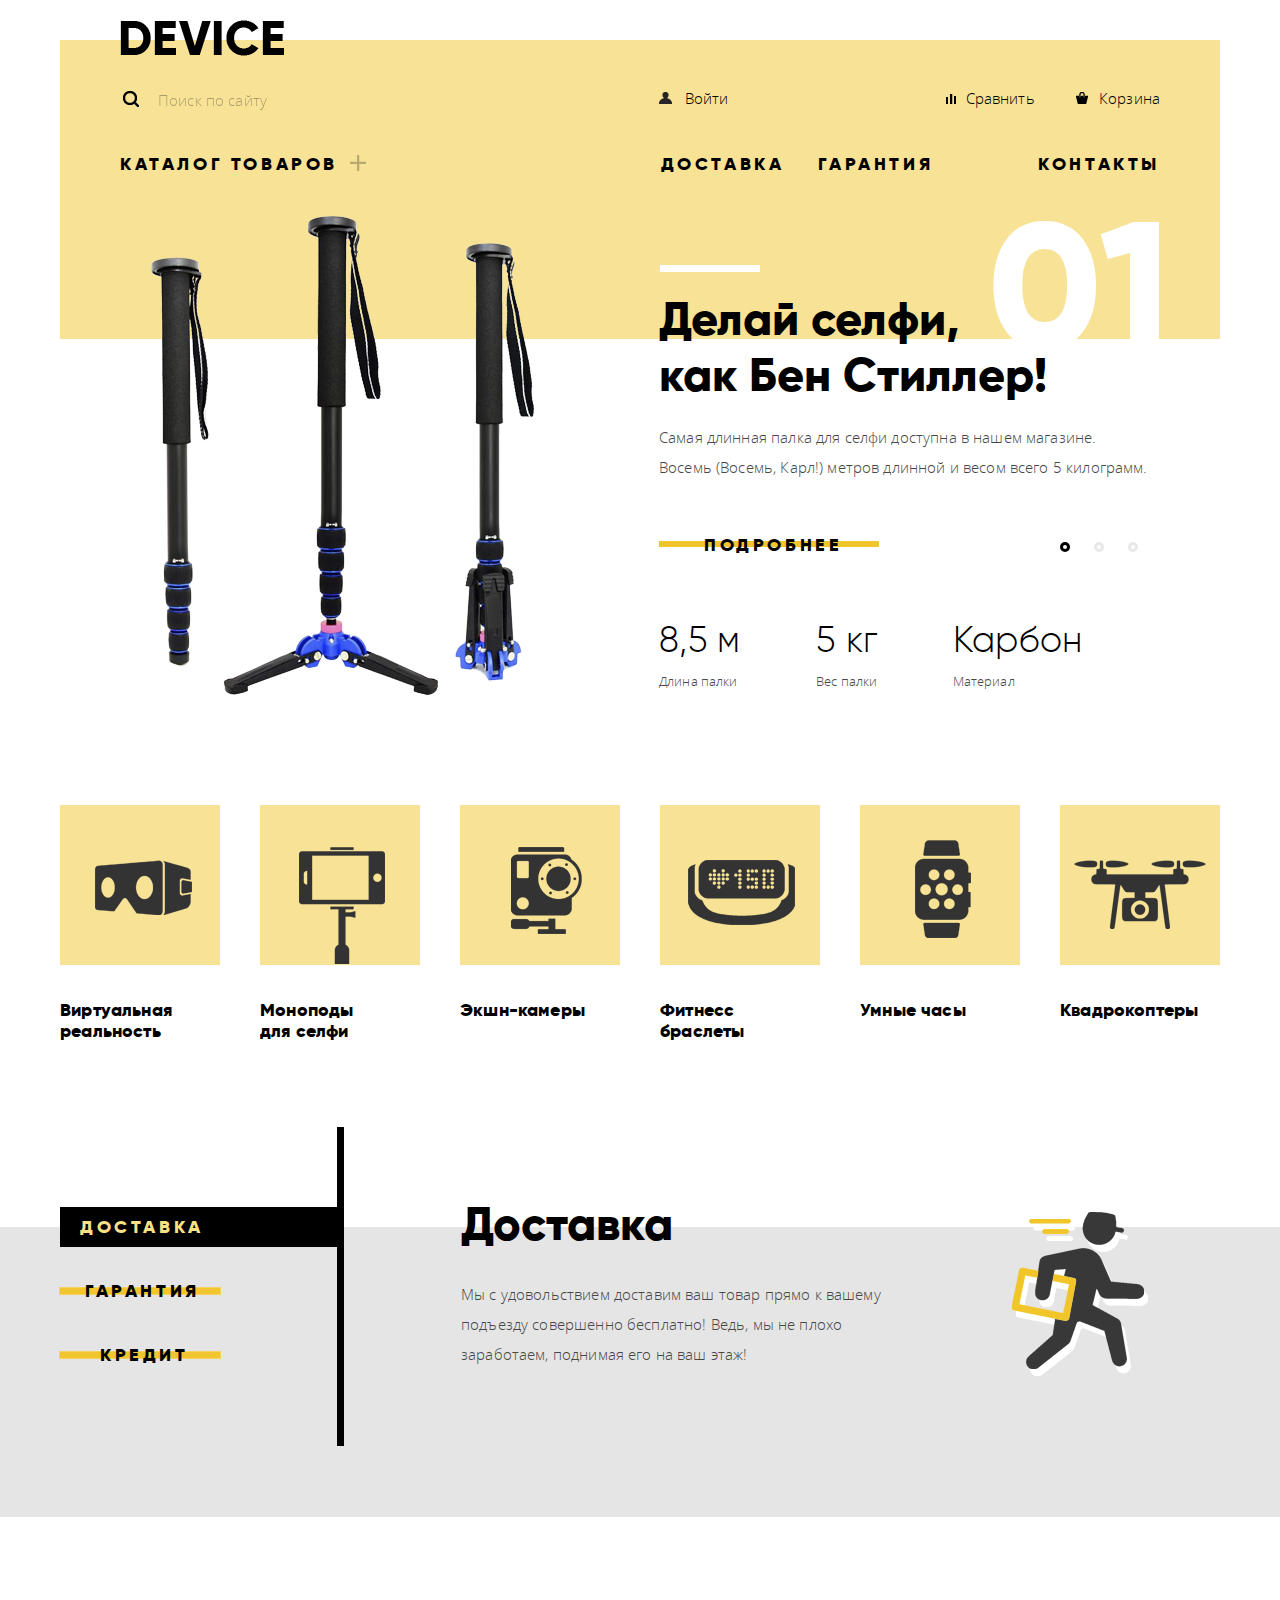
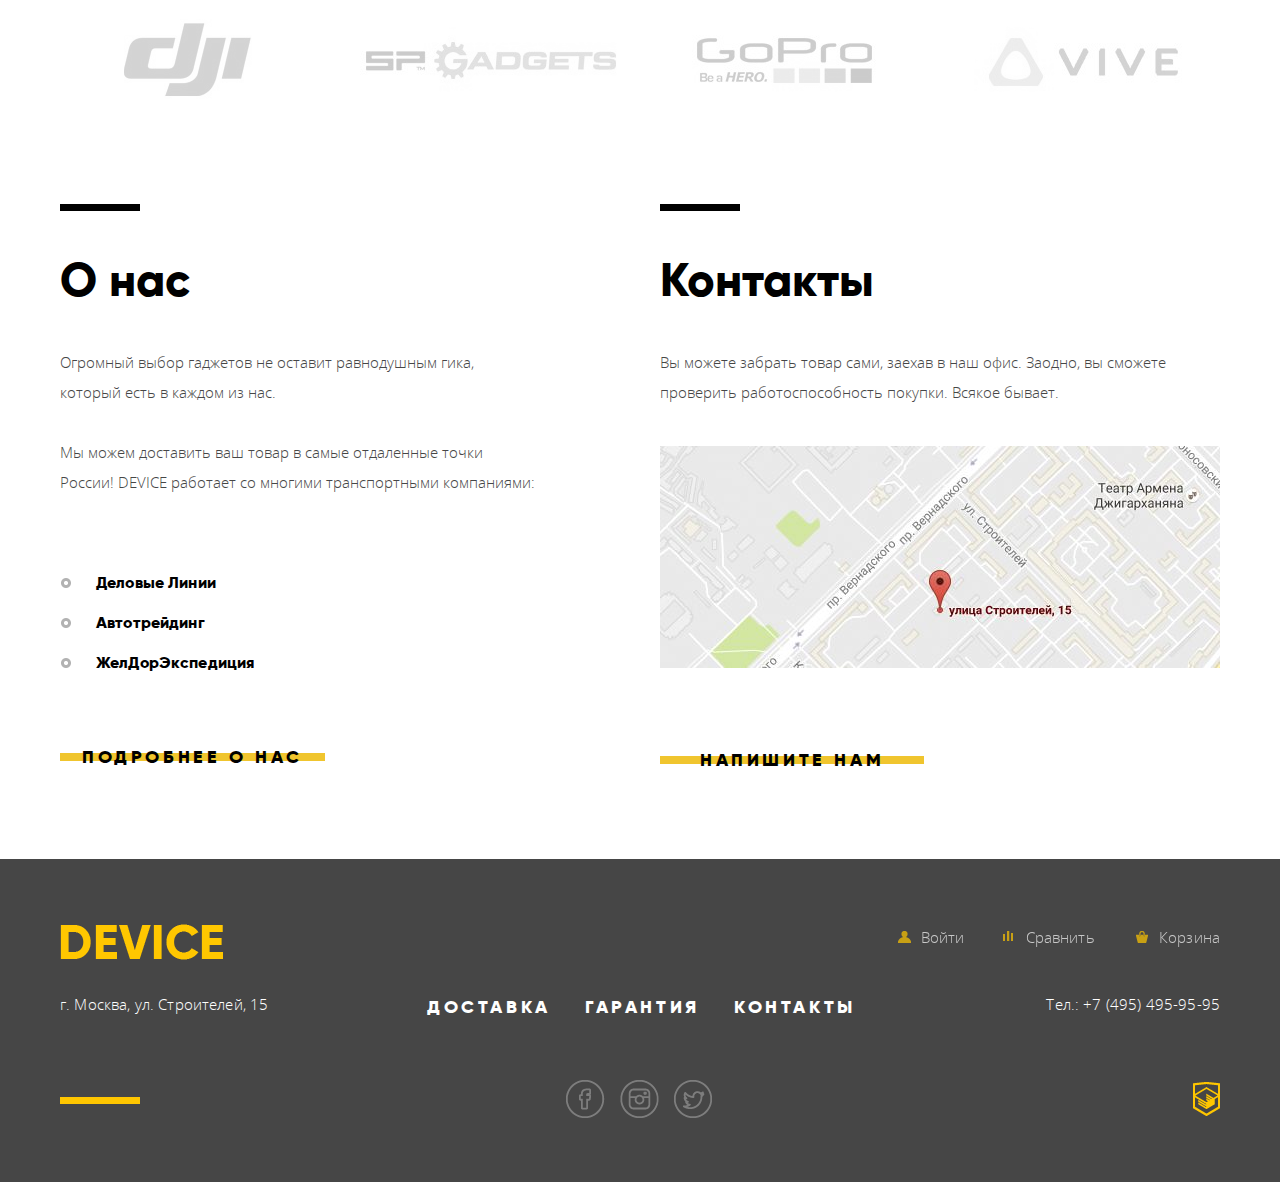
<file: index.html>
<!DOCTYPE html>
<html lang="ru">
    <head>
        <meta charset="utf-8">
        <title>HTML Academy: Девайс</title>
        <link href="css/normalize.css" rel="stylesheet">
        <link href="css/style.min.css" rel="stylesheet">
    </head>
    <body>
        <header class="main-header">
            <div class="header-background container">
                <div class="header-topline clearfix">
                    <div class="header-logo">
                        <img src="img/header-logo.png" width="164" height="36" alt="Device">
                    </div>
                    <form class="search-form clearfix" action="https://echo.htmlacademy.ru" method="get">
                        <input type="text" name="search" id="search-field" placeholder="Поиск по сайту">
                        <button type="submit" class="search-btn">Hайти</button>
                    </form>
                    <div class="header-user-block">
                        <a class="login" href="#">Войти</a>
                        <a class="compare" href="#">Сравнить</a>
                        <a class="cart" href="#">Корзина</a>
                    </div>
                </div>
                <nav class="main-navigation clearfix">
                    <ul class="catalog">
                        <li>
                            <a href="#" class="catalog-title">Каталог товаров</a>
                            <div class="catalog-menu">
                                <ul>
                                    <li><a href="#1">Виртуальная реальность</a></li>
                                    <li><a href="catalog.html">Моноподы для селфи</a></li>
                                    <li><a href="#3">Экшн-камеры</a></li>
                                </ul>
                                <ul>
                                    <li><a href="#4">Фитнес-браслеты</a></li>
                                    <li><a href="#5">Умные часы</a></li>
                                </ul>
                                <ul>
                                    <li><a href="#6">Квадрокоптеры</a></li>
                                </ul>
                            </div>
                        </li>
                    </ul>
                    <div class="services-menu">
                        <a href="#delivery">Доставка</a>
                        <a href="#warranty">Гарантия</a>
                        <a href="#contacts">Контакты</a> 
                    </div>
                </nav>
            </div>
        </header>
        <main>
            <section class="slider container clearfix">
                <input class="btn-1" type="radio" id="btn-1" name="toggle-slider" checked>
                <input class="btn-2" type="radio" id="btn-2" name="toggle-slider">
                <input class="btn-3" type="radio" id="btn-3" name="toggle-slider">
                <div class="slider-inner">
                    <div class="slider-slides clearfix">
                        <div class="slider-item clearfix">
                            <div class="slider-image selfy-stick">
                                <img src="img/slider-1.png" width="384" height="486" alt="Палка для селфи">
                            </div>
                            <div class="slider-info">
                                <p class="slider-number">01</p>
                                <h2 class="title1">Делай селфи,<br> как Бен Стиллер!</h2>
                                <p class="info-description">Самая длинная палка для селфи доступна в нашем магазине.<br> Восемь (Восемь, Карл!) метров длинной и весом всего 5 килограмм.</p>
                                <div class="slider-btn-wrap">
                                    <a href="#" tabindex="-1">Подробнее</a>
                                    <div class="slider-controls">
                                        <label for="btn-1"></label>
                                        <label for="btn-2"></label>
                                        <label for="btn-3"></label>
                                    </div>
                                </div>
                                <ul class="specification">
                                    <li class="specification-info">
                                        <b>8,5 м</b>
                                        <p>Длина палки</p>
                                    </li>
                                    <li class="specification-info">
                                        <b>5 кг</b>
                                        <p>Вес палки</p>
                                    </li>
                                    <li class="specification-info">
                                        <b>Карбон</b>
                                        <p>Материал</p>
                                    </li>
                                </ul>
                            </div>
                        </div>
                        <div class="slider-item clearfix">
                            <div class="slider-image eatingagain">
                                <img src="img/slider-2.png" width="345" height="485" alt="Фитнес-браслет">
                            </div>
                            <div class="slider-info">
                                <p class="slider-number">02</p>
                                <h2 class="title1">Худеем правильно!</h2>
                                <p class="info-description">Мотивирующие фитнес-браслеты помогут найти в себе силы  не пропускать занятия и  соблюдать диету.</p>
                                <div class="slider-btn-wrap">
                                    <a href="#" tabindex="-1">Подробнее</a>
                                    <div class="slider-controls">
                                        <label for="btn-1"></label>
                                        <label for="btn-2"></label>
                                        <label for="btn-3"></label>
                                    </div>
                                </div>
                                <ul class="specification">
                                    <li class="specification-info">
                                        <b>48 часов</b>
                                        <p>Без подзарядки</p>
                                    </li>
                                </ul>
                            </div>
                        </div>
                        <div class="slider-item clearfix">
                            <div class="slider-image quadro">
                                <img src="img/slider-3.png" width="526" height="334" alt="Квадрокоптер">
                            </div>
                            <div class="slider-info">
                                <p class="slider-number">03</p>
                                <h2 class="title1">Порхает как бабочка, жалит как пчела!</h2>
                                <p class="info-description">Этот обычный, на первый взгляд, квадрокоптер оснащен  мощным лазером, замаскированным под стандартную камеру.</p>
                                <div class="slider-btn-wrap">
                                    <a href="#" tabindex="-1">Подробнее</a>
                                    <div class="slider-controls">
                                        <label for="btn-1"></label>
                                        <label for="btn-2"></label>
                                        <label for="btn-3"></label>
                                    </div>
                                </div>
                                <ul class="specification">
                                    <li class="specification-info">
                                        <b>800 м</b>
                                        <p>Дальность полета</p>
                                    </li>
                                    <li class="specification-info">
                                        <b>50 м</b>
                                        <p>Радиус поражения</p>
                                    </li>
                                </ul>
                            </div>
                        </div>
                    </div>
                </div>
            </section>
            <nav class="popular container">
                <ul class="popular-list">
                    <li>
                        <a href="#1" class="popular-1 popular-item">
                            <p>Виртуальная реальность</p>
                        </a>
                    </li>
                    <li>
                        <a href="catalog.html" class="popular-2 popular-item">
                            <p>Моноподы<br> для селфи</p>
                        </a>
                    </li>
                    <li>
                        <a href="#3" class="popular-3 popular-item">
                            <p>Экшн-камеры</p>
                        </a>
                    </li>
                    <li>
                        <a href="#4" class="popular-4 popular-item">
                            <p>Фитнесс браслеты</p>
                        </a>
                    </li>
                    <li>
                        <a href="#5" class="popular-5 popular-item">
                            <p>Умные часы</p>
                        </a>
                    </li>
                    <li>
                        <a href="#6" class="popular-6 popular-item">
                            <p>Квадрокоптеры</p>
                        </a>
                    </li>
                </ul>
            </nav>
            <section class="services clearfix">
                <div class="benifits-container clearfix"> 
                    <input class="btn-4" type="radio" id="btn-4" name="toggle-services" checked>
                    <input class="btn-5" type="radio" id="btn-5" name="toggle-services">
                    <input class="btn-6" type="radio" id="btn-6" name="toggle-services">
                    <div class="slider-controls2">
                        <label for="btn-4">Доставка</label>
                        <label for="btn-5">Гарантия</label>
                        <label for="btn-6">Кредит</label>
                    </div>
                    <div class="services-inner clearfix">
                        <div class="services-slides clearfix">
                            <div class="delivery service-block">
                                <h2 class="title1">Доставка</h2>
                                <p>Мы с удовольствием доставим ваш товар прямо к вашему подъезду совершенно бесплатно! Ведь, мы не плохо заработаем, поднимая его на ваш этаж!</p>
                            </div>
                            <div class="warranty service-block">
                                <h2 class="title1">Гарантия</h2>
                                <p>Если из-за возгарания купленного у нас товара у вас сгорит дом - не переживайте, мы выдадим вам новый.<br> Товар не дом, конечно же.</p>
                            </div>
                            <div class="credit service-block">
                                <h2 class="title1">Кредит</h2>
                                <p>Залезть в долговую яму стало проще! Кредитные консультанты подберут для вас наиболее выгодные условия кредита. Выгодные для нашего банка, разумеется.</p>
                            </div>
                        </div>
                    </div>
                </div>
            </section>
            <section class="logotypes container clearfix">
                <a href="#DJI">
                    <img src="img/logo-1.jpg" width="260" height="100" alt="DJI">
                </a>
                <a href="#SPGagets">
                    <img src="img/logo-2.jpg" width="260" height="100" alt="SPGagets">
                </a>
                <a href="#GoPro">
                    <img src="img/logo-3.jpg" width="260" height="100" alt="GoPro">
                </a>
                <a href="#Vive">
                    <img src="img/logo-4.jpg" width="260" height="100" alt="Vive">
                </a>
            </section>
            <section class="info container clearfix">
                <div class="aboutus">
                    <h2 class="title1">О нас</h2>
                    <p>Огромный выбор гаджетов не оставит равнодушным гика, который есть в каждом из нас.</p>
                    <p>Мы можем доставить ваш товар в самые отдаленные точки России! DEVICE работает со многими транспортными компаниями:</p>
                    <ul class="transport">
                        <li>Деловые Линии</li>
                        <li>Автотрейдинг</li>
                        <li>ЖелДорЭкспедиция</li>
                    </ul>
                    <a class="about-us" href="#aboutus">Подробнее о нас</a>
                </div>
                <div class="contacts">
                    <h2 class="title1">Контакты</h2>
                    <p>Вы можете забрать товар сами, заехав в наш офис. Заодно, вы сможете проверить работоспособность покупки. Всякое бывает.</p>
                    <a class="map" href="map.html">
                        <img src="img/map.jpg" width="560" height="222" alt="Vive">
                    </a>
                    <div class="modal-map">
                        <button class="modal-map-close" type="button" title="Закрыть">Закрыть</button>
                        <div id="google-map">
                            <iframe src="https://www.google.com/maps/embed?pb=!1m18!1m12!1m3!1d2249.1125488779976!2d37.52742931592807!3d55.687030980535816!2m3!1f0!2f0!3f0!3m2!1i1024!2i768!4f13.1!3m3!1m2!1s0x46b54cf65f5c8955%3A0x694710ccd55501e!2z0YPQuy4g0KHRgtGA0L7QuNGC0LXQu9C10LksIDE1LCDQnNC-0YHQutCy0LAsINCg0L7RgdGB0LjRjywgMTE5MzEx!5e0!3m2!1sru!2s!4v1494516926284" width="960" height="559" style="border:0" allowfullscreen></iframe>
                        </div>
                    </div>
                    <div class="modal-overlay"></div>
                    <a href="form.html" class="writeus">Напишите нам</a>
                    <div class="modal-form">
                        <form class="writeus-form clearfix" action="https://echo.htmlacademy.ru" method="get">
                            <div class="left-input">
                                <label for="name-field">Ваше имя:</label>
                                <input type="text" name="name-field" id="name-field" placeholder="Представьтесь, пожалуйста">
                            </div>
                            <div class="right-input">
                                <label for="email-field">Ваш e-mail:</label>
                                <input type="text" name="email-field" id="email-field" pattern="([A-z0-9_.-]{1,})@([A-z0-9_.-]{1,}).([A-z]{2,8})" placeholder="Для отправки ответа">
                            </div>
                            <div class="letter-field">
                                <label for="letter-field">Текст письма:</label>
                                <textarea name="letter-field" id="letter-field" placeholder="В свободной форме" rows="10"></textarea>
                            </div>
                            <button class="send-btn" type="submit" name="send" id="send-btn" value="sent">Отправить</button>
                        </form>
                        <button class="modal-form-close" type="button" title="Закрыть">Закрыть</button>
                    </div>
                </div>
            </section>
        </main>
        <footer class="main-footer">
            <div class="container">
                <div class="footer-topline clearfix">
                    <div class="footer-logo">
                        <img src="img/footer-logo.png" width="163" height="36" alt="Device">
                    </div>
                    <div class="footer-user-block">
                        <a class="login" href="#">Войти</a>
                        <a class="login" href="#">Сравнить</a>
                        <a class="login" href="#">Корзина</a>
                    </div>
                </div>
                <div class="footer-middleline clearfix">
                    <div class="adress">
                        <p>г. Москва, ул. Строителей, 15</p>
                    </div>
                    <nav class="footer-nav">
                        <ul>
                            <li><a href="#delivery">Доставка</a></li>
                            <li><a href="#warranty">Гарантия</a></li>
                            <li><a href="#contacts">Контакты</a></li>
                        </ul>
                    </nav>
                    <div class="phone-number">
                        <p>Тел.: +7 (495) 495-95-95</p>
                    </div>
                </div>
                <div class="footer-bottomline clearfix">
                    <div class="social">
                        <a class="social-btn social-btn-fb" href="https://www.facebook.com/">Фейсбук</a>
                        <a class="social-btn social-btn-insta" href="https://www.instagram.com">Инстаграм</a>
                        <a class="social-btn social-btn-tw" href="https://twitter.com">Твиттер</a>
                    </div>
                    <a class="academy" href="https://htmlacademy.ru/intensive/htmlcss">HTMLacademy
                        <img src="img/htmlacademy.png" width="27" height="34" alt="HTMLacademy">
                    </a>
                </div>
            </div>
        </footer>
        <script src="js/script.min.js"></script>
    </body>
</html>
</file>
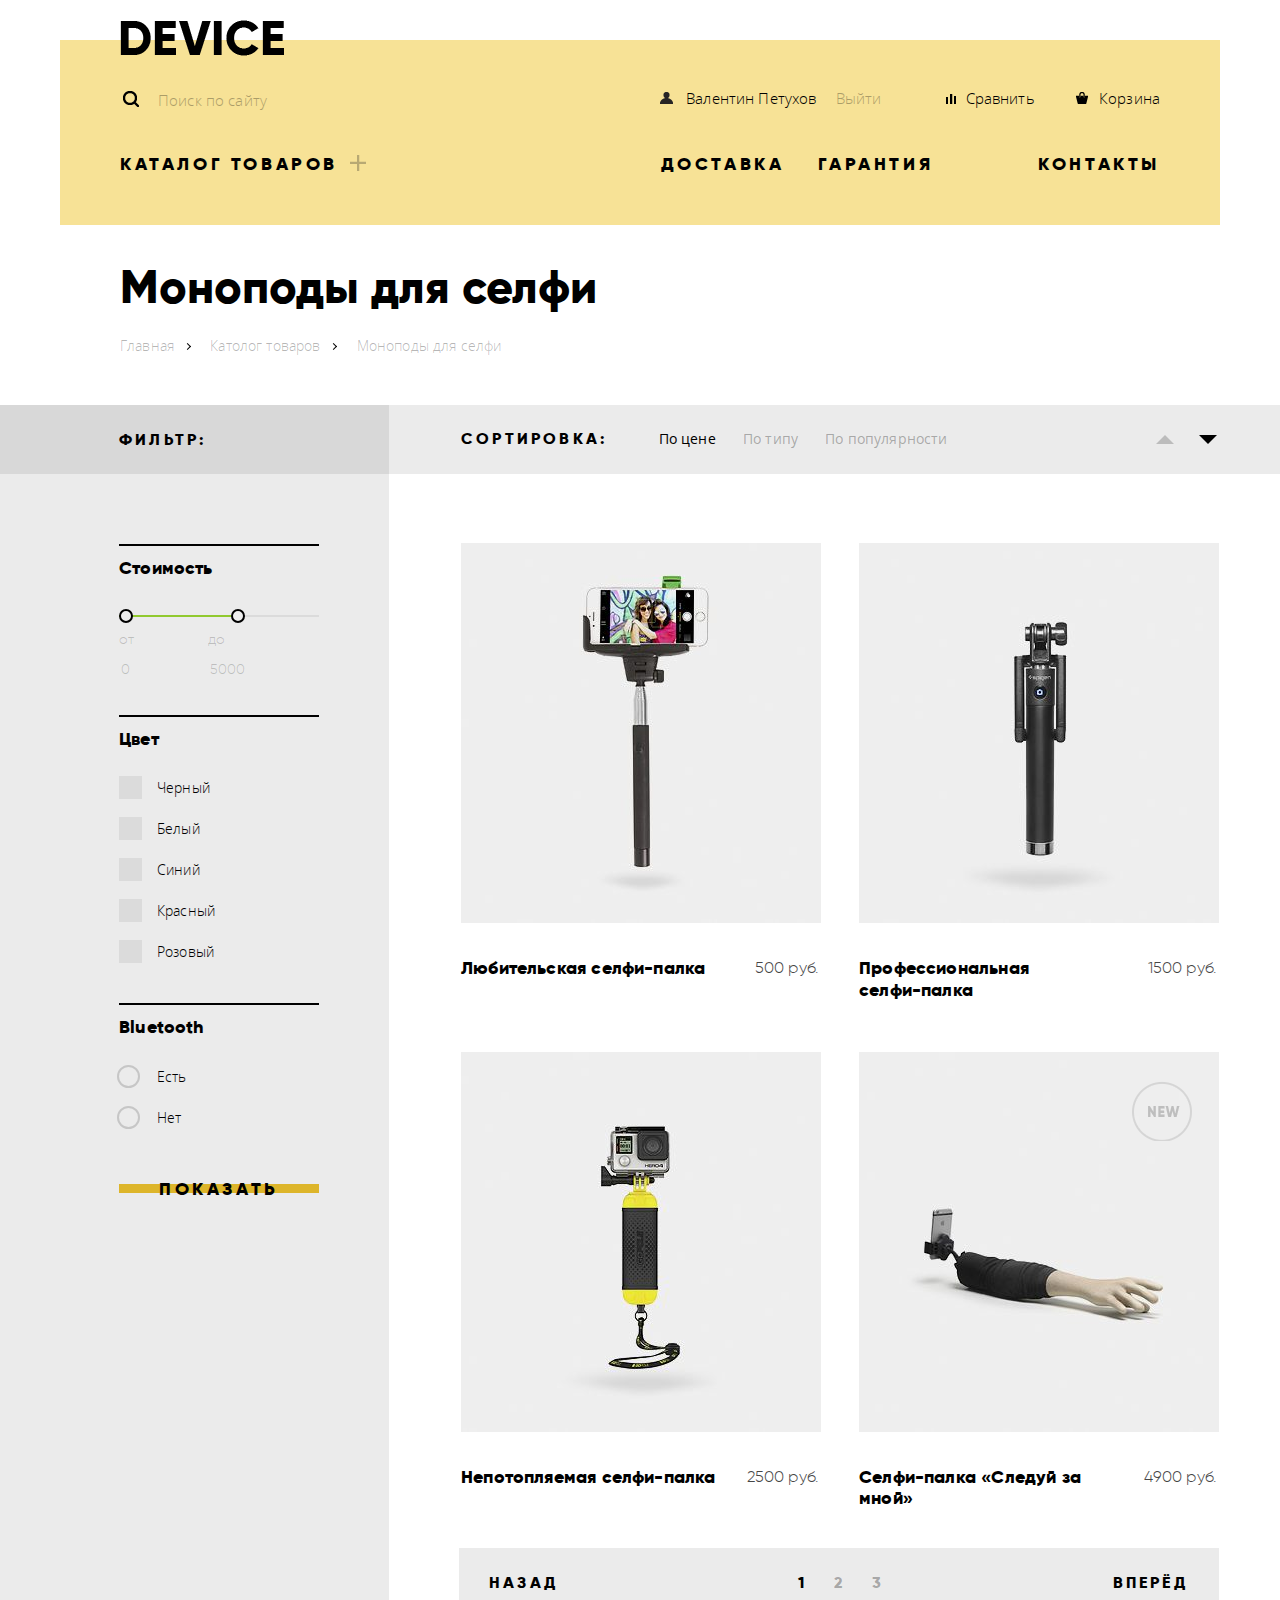
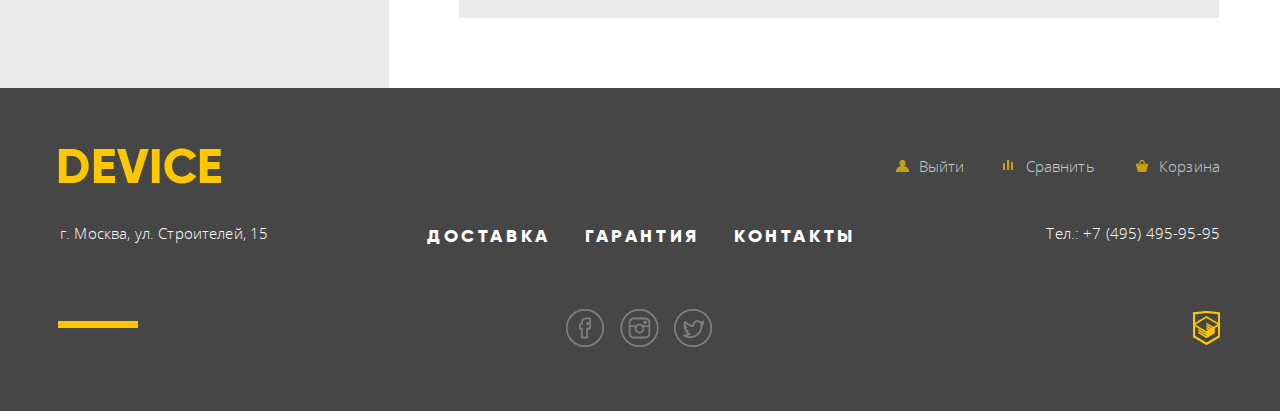
<file: catalog.html>
<!DOCTYPE html>
<html lang="ru">
    <head>
        <meta charset="utf-8">
        <title>HTML Academy: Девайс-Каталог</title>
        <link href="css/normalize.css" rel="stylesheet">
        <link href="css/style.min.css" rel="stylesheet">
    </head>
    <body>
        <header class="main-header">
            <div class="header-background container-catalog">
                <div class="header-topline clearfix">
                    <div class="header-logo">
                        <a class="logo" href="index.html">
                            <img src="img/header-logo.png" width="164" height="36" alt="Device">
                        </a>
                    </div>
                    <form class="search-form clearfix" action="https://echo.htmlacademy.ru" method="get">
                        <input type="text" name="search" id="search-field" placeholder="Поиск по сайту">
                        <button type="submit" class="search-btn">Hайти</button>
                    </form>
                    <div class="profiled-header-user-block">
                        <a class="profile" href="#ValentinPetuhovProfile">Валентин Петухов</a>
                        <a class="logout" href="#">Выйти</a>
                        <a class="compare" href="#">Сравнить</a>
                        <a class="cart" href="#">Корзина</a>
                    </div>
                </div>
                <nav class="main-navigation clearfix">
                    <ul class="catalog">
                        <li>
                            <a href="#" class="catalog-title">Каталог товаров</a>
                            <div class="catalog-menu">
                                <ul>
                                    <li><a href="#1">Виртуальная реальность</a></li>
                                    <li><a>Моноподы для селфи</a></li>
                                    <li><a href="#3">Экшн-камеры</a></li>
                                </ul>
                                <ul>
                                    <li><a href="#4">Фитнес-браслеты</a></li>
                                    <li><a href="#5">Умные часы</a></li>
                                </ul>
                                <ul>
                                    <li><a href="#6">Квадрокоптеры</a></li>
                                </ul>
                            </div>
                        </li>
                    </ul>
                    <div class="services-menu">
                        <a href="#delivery">Доставка</a>
                        <a href="#warranty">Гарантия</a>
                        <a href="#contacts">Контакты</a>
                    </div>
                </nav>
            </div>
        </header>
        <main>
            <section  class="breadcrumbs-container">
                <div class="breadcrumbs">
                    <h2 class="title1">Моноподы для селфи</h2>
                    <a href="index.html">Главная</a>
                    <a href="#">Католог товаров</a>
                    <a class="active">Моноподы для селфи</a>
                </div>
            </section>
            <section class="catalog-content-container clearfix">
                <div class="catalog-content-left">
                    <div class="catalog-content-left-title-container clearfix">
                        <div class="catalog-content-left-title-wrap">
                            <h3 class="title2">Фильтр:</h3>
                        </div>
                    </div>
                    <div class="catalog-content-left-inner">
                        <form class="filter" action="https://echo.htmlacademy.ru" method="get">
                            <fieldset class="filter-range">
                                <legend class="filter-range-title">Стоимость</legend>
                                <div class="range-controls">
                                    <div class="scale">
                                        <div class="bar" style="margin-left: 0%; width: 56%">
                                        </div>
                                    </div>
                                    <div class="toggle toggle-min">
                                    </div>
                                    <div class="toggle toggle-max">
                                    </div>
                                </div>
                                <div class="price-controls">
                                    <label class="min-price">от <input name="min-price" type="text" value="0"></label>
                                    <label class="max-price">до <input name="max-price" type="text" value="5000"></label>
                                </div>
                            </fieldset>
                            <fieldset class="color-input">
                                <legend>Цвет</legend>
                                <div>
                                    <input type="checkbox" name="color-filter" id="black" value="black">
                                    <label for="black">Черный</label>
                                </div>
                                <div>
                                    <input type="checkbox" name="color-filter" id="white" value="white">
                                    <label for="white">Белый</label>
                                </div>
                                <div>
                                    <input type="checkbox" name="color-filter" id="blue" value="blue">
                                    <label for="blue">Синий</label>
                                </div>
                                <div>
                                    <input type="checkbox" name="color-filter" id="red" value="red">
                                    <label for="red">Красный</label>
                                </div>
                                <div>
                                    <input type="checkbox" name="color-filter" id="pink" value="pink">
                                    <label for="pink">Розовый</label>
                                </div>
                            </fieldset>
                            <fieldset class="bluetooth-input">
                                <legend>Bluetooth</legend>
                                <div>
                                    <input class="bluetooth-filter" type="radio" name="bluetooth-filter" id="yes" value="Есть">
                                    <label for="yes">Есть</label>
                                </div>
                                <div>
                                    <input class="bluetooth-filter" type="radio" name="bluetooth-filter" id="no" value="Нет">
                                    <label for="no">Нет</label>
                                </div>
                                <button type="submit" name="submit-filter" value="filtered">Показать</button>
                            </fieldset>
                        </form>
                    </div>
                </div>
                <div class="catalog-content-right clearfix">
                    <div class="catalog-content-right-title-container clearfix">
                        <div class="catalog-content-right-title-wrap">
                            <div class="sort">
                                <h3 class="title2">Сортировка:</h3>
                                <div class="sort-list">
                                    <div class="sort-list-items">
                                        <a class="price-sort active" href="#">По цене</a>
                                        <a class="type-sort" href="#">По типу</a>
                                        <a class="popular-sort" href="#">По популярности</a>
                                    </div>
                                    <div class="arrow-list">
                                        <a class="arrow arrow-up" href="#">По возрастанию</a>
                                        <a class="arrow arrow-down active" href="#">По убыванию</a>
                                    </div>
                                </div>
                            </div>
                        </div>
                    </div>
                    <div class="catalog-content-right-inner">
                        <div class="items-block clearfix">
                            <div class="catalog-items clearfix">
                                <div class="catalog-item">
                                    <img class="item-img" src="img/item-1.jpg" alt="Любительская селфи-палка" width="360" height="380">
                                    <div class="item-info clearfix">
                                        <h4 class="title3"><a href="#">Любительская селфи-палка</a></h4>
                                        <p>500 руб.</p>
                                    </div>
                                    <button class="btn shopping-btn" type="button">В корзину</button>
                                    <button class="compare-btn shopping-btn" type="button">Добавить к сравнению</button>
                                        <div class="flag"></div>
                                </div>
                                <div class="catalog-item">
                                    <img class="item-img" src="img/item-2.jpg" alt="Профессиональная селфи-палка" width="360" height="380">
                                    <div class="item-info clearfix">
                                        <h4 class="title3"><a href="#">Профессиональная<br> селфи-палка</a></h4>
                                        <p>1500 руб.</p>
                                    </div>
                                    <button class="btn shopping-btn" type="button">В корзину</button>
                                    <button class="compare-btn shopping-btn" type="button">Добавить к сравнению</button>
                                    <div class="flag"></div>
                                </div>
                                <div class="catalog-item">
                                    <img class="item-img" src="img/item-3.jpg" alt="Непотопляемая селфи-палка" width="360" height="380">
                                    <div class="item-info clearfix">
                                        <h4 class="title3"><a href="#">Непотопляемая селфи-палка</a></h4>
                                        <p>2500 руб.</p>
                                    </div>
                                    <button class="btn shopping-btn" type="button">В корзину</button>
                                    <button class="compare-btn shopping-btn" type="button">Добавить к сравнению</button>
                                    <div class="flag"></div>
                                </div>
                                <div class="catalog-item">
                                    <img class="item-img" src="img/item-4.jpg" alt="Селфи-палка «Следуй за мной»" width="360" height="380">
                                    <div class="item-info clearfix">
                                        <h4 class="title3"><a href="#">Селфи-палка «Следуй за<br> мной»</a></h4>
                                        <p>4900 руб.</p>
                                    </div>
                                    <button class="btn shopping-btn" type="button">В корзину</button>
                                    <button class="compare-btn shopping-btn" type="button">Добавить к сравнению</button>
                                    <div class="flag flag-new"></div>
                                </div>
                            </div>
                            <div class="paginator">
                                <a class="prev" href="#prev">Назад</a>
                                <a class="active" href="#1">1</a>
                                <a href="#2">2</a>
                                <a href="#3">3</a>
                                <a class="next" href="#next">Вперёд</a>
                            </div>
                        </div>
                    </div>
                </div>
            </section>
        </main>
        <footer class="main-footer">
            <div class="container">
                <div class="footer-topline clearfix">
                    <div class="footer-logo flogo">
                        <a class="logo" href="index.html">
                            <img src="img/footer-logo.png" width="163" height="36" alt="Device">
                        </a>
                    </div>
                    <div class="footer-user-block">
                        <a class="login" href="#">Выйти</a>
                        <a class="login" href="#">Сравнить</a>
                        <a class="login" href="#">Корзина</a>
                    </div>
                </div>
                <div class="footer-middleline clearfix">
                    <div class="adress">
                        <p>г. Москва, ул. Строителей, 15</p>
                    </div>
                    <nav class="footer-nav">
                        <ul>
                            <li><a href="#delivery">Доставка</a></li>
                            <li><a href="#warranty">Гарантия</a></li>
                            <li><a href="#contacts">Контакты</a></li>
                        </ul>
                    </nav>
                    <div class="phone-number">
                        <p>Тел.: +7 (495) 495-95-95</p>
                    </div>
                </div>
                <div class="footer-bottomline clearfix">
                    <div class="social">
                        <a class="social-btn social-btn-fb" href="https://www.facebook.com/">Фейсбук</a>
                        <a class="social-btn social-btn-insta" href="https://www.instagram.com">Инстаграм</a>
                        <a class="social-btn social-btn-tw" href="https://twitter.com">Твиттер</a>
                    </div>
                    <a class="academy" href="https://htmlacademy.ru/intensive/htmlcss">
                        <img src="img/htmlacademy.png" width="27" height="34" alt="HTMLacademy">
                    </a>
                </div>
            </div>
        </footer>
    </body>
</html>
</file>
<file: css/style.min.css>
@font-face{font-weight:300;font-family:"OpenSans";src:url(../fonts/open_sans/opensanslight.woff2) format("woff2"),url(../fonts/open_sans/opensanslight.woff) format("woff")}@font-face{font-weight:400;font-family:"OpenSans";src:url(../fonts/open_sans/opensans.woff2) format("woff2"),url(../fonts/open_sans/opensans.woff) format("woff")}@font-face{font-weight:800;font-family:"Gilroy";src:url(../fonts/gilroy/gilroyextrabold.woff2) format("woff2"),url(../fonts/gilroy/gilroyextrabold.woff) format("woff")}@font-face{font-weight:300;font-family:"Gilroy";src:url(../fonts/gilroy/gilroylight.woff2) format("woff2"),url(../fonts/gilroy/gilroylight.woff) format("woff")}body{margin:0;min-width:1200px;color:#464646;letter-spacing:.01em;font-weight:300;font-size:15px;font-family:"OpenSans",-apple-system,BlinkMacSystemFont,"Segoe UI",Roboto,Oxygen,Ubuntu,Cantarell,"Helvetica Neue",sans-serif;line-height:30px}.title1{color:#000;letter-spacing:0;font-weight:800;font-size:47px;font-family:"Gilroy",-apple-system,BlinkMacSystemFont,"Segoe UI",Roboto,Oxygen,Ubuntu,Cantarell,"Helvetica Neue",sans-serif;line-height:1.2em}.title2{color:#000;text-transform:uppercase;letter-spacing:.2em;font-weight:800;font-size:16px;font-family:"Gilroy",-apple-system,BlinkMacSystemFont,"Segoe UI",Roboto,Oxygen,Ubuntu,Cantarell,"Helvetica Neue",sans-serif}.title3{color:#000;letter-spacing:.01em;font-weight:800;font-size:18px;font-family:"Gilroy",-apple-system,BlinkMacSystemFont,"Segoe UI",Roboto,Oxygen,Ubuntu,Cantarell,"Helvetica Neue",sans-serif}.clearfix::after{display:table;clear:both;content:""}.main-header{margin-top:40px}.container,.container-catalog{margin:0 auto;min-height:299px;width:1160px}.container-catalog{min-height:185px}.header-background{background-color:#f7e296}.header-topline,.header-topline,.main-navigation{position:relative;padding:0 60px}.header-topline{padding-top:40px;color:#000}.header-logo{position:absolute;top:-20px}.search-form{position:relative;float:left;margin:0;padding:0;border-bottom:2px solid transparent}.search-form::before{position:absolute;top:11px;left:3px;width:16px;height:16px;background:url(../img/icons-spritesheet.png) no-repeat -821px -30px;content:""}.search-form input{float:left;margin:0;padding:0;padding-left:4px;height:39px;border:inherit;background-color:transparent;color:#000;vertical-align:middle;letter-spacing:.01em;font:inherit;line-height:36px}.search-form input::-webkit-input-placeholder{color:#000}.search-form input[type=text]{float:left;padding-bottom:10px;padding-left:38px;width:312px;opacity:.3}.search-form input[type=text]:hover{opacity:.6}.search-form input[type=text]:focus{outline:0;border-bottom:2px solid #000;opacity:1}.search-btn{float:right;box-sizing:border-box;margin:0;padding:0 23px;height:49px;outline:2px solid transparent;border:0;background:0 0;color:transparent;font:inherit}.search-form input[type=text]:focus~.search-btn{outline:2px solid #000;color:#000}.search-form input[type=text]:focus~.search-btn:hover{background-color:#000;color:#fff}.search-btn:active{background-color:#000;color:#4d4d4d}.header-user-block,.profiled-header-user-block{float:right;margin:0;margin-top:3px;padding:0}.header-user-block a,.profiled-header-user-block a{position:relative;margin:0;padding:0;padding-left:30px;color:#000;vertical-align:bottom;text-decoration:inherit;font:inherit}.profiled-header-user-block a:nth-child(2){margin-right:50px;padding:0;opacity:.3}.profiled-header-user-block a:nth-child(3){margin-right:30px}.profiled-header-user-block a:nth-child(2)::before{display:none}.header-user-block a:not(:last-child){margin-right:30px}.header-user-block a:first-child{margin-right:203px}.profiled-header-user-block .profile{margin-right:15px}.header-user-block a:hover,.profiled-header-user-block a:hover{opacity:.6}.header-user-block a:focus,.profiled-header-user-block a:focus{opacity:.3}.header-user-block a::before,.profiled-header-user-block a::before{position:absolute;bottom:4px;left:4px;width:13px;height:12px;background:url(../img/icons-spritesheet.png) no-repeat -486px -30px;content:""}.header-user-block a:nth-child(2)::before,.profiled-header-user-block a:nth-child(3)::before{bottom:4px;left:10px;width:10px;height:10px;background:url(../img/icons-spritesheet.png) no-repeat -416px -30px}.header-user-block a:last-child::before,.profiled-header-user-block a:last-child::before{left:7px;width:12px;background:url(../img/icons-spritesheet.png) no-repeat -344px -30px}.main-navigation{margin-top:16px}.main-navigation a{margin:0;padding:0;color:#000;text-decoration:inherit;text-transform:uppercase;letter-spacing:.2em;font-weight:800;font-size:18px;font-family:"Gilroy",-apple-system,BlinkMacSystemFont,"Segoe UI",Roboto,Oxygen,Ubuntu,Cantarell,"Helvetica Neue",sans-serif}.main-navigation a:hover{opacity:.6}.main-navigation a:active{opacity:.3}.main-navigation::after{position:absolute;top:116px;left:600px;width:100px;height:7px;background-color:#fff;content:""}.catalog{margin:0;padding:0;list-style:none}.catalog>li{position:relative;float:left;width:240px;cursor:pointer}.catalog-title:before{position:absolute;top:6px;right:-6px;width:16px;height:16px;background:url(../img/icons-spritesheet.png) no-repeat -745px -30px;content:""}.catalog-menu{position:absolute;left:-60px;z-index:1;display:none;margin:0;padding:0;padding-top:33px;padding-left:20px;width:1140px;min-height:120px;background:#f7e296;font-size:0;flex-wrap:wrap}.catalog-menu ul{list-style:none}.catalog>li:hover .catalog-menu{display:flex}.catalog-menu a{margin-right:58px;color:#000;text-transform:none;letter-spacing:.01em;font-weight:300;font-size:15px;line-height:36px}.services-menu{float:right}.services-menu a{display:inline-block;float:left;padding-left:20px;vertical-align:middle}.services-menu a:first-child{margin-right:14px}.services-menu a:nth-child(2){margin-right:105px}.services-menu a:last-child{float:right;margin:0;padding:0}.slider{position:relative;margin-top:-127px}.slider input[type=radio]{display:none}.slider-btn-wrap{position:relative}.slider-controls{position:absolute;bottom:5px;right:5px;z-index:5}.slider-controls label{display:inline-block;margin:0 3px;margin-right:17px;width:4px;height:4px;border:3px solid rgba(178,178,178,.3);border-radius:50%;vertical-align:middle;cursor:pointer}.slider-controls label:hover{border:3px solid rgba(153,153,153,.4)}.slider-controls label:active{border:3px solid #000}.btn-1:checked~.slider-inner .slider-controls label[for=btn-1]{border-color:#000}.btn-2:checked~.slider-inner .slider-controls label[for=btn-2]{border-color:#000}.btn-3:checked~.slider-inner .slider-controls label[for=btn-3]{border-color:#000}.btn-1:checked~.slider-inner .slider-slides{transform:translate(0)}.btn-2:checked~.slider-inner .slider-slides{transform:translateX(calc(-100%/3))}.btn-3:checked~.slider-inner .slider-slides{transform:translate(calc(-100%/1.5))}.slider-inner{position:relative;overflow:hidden}.slider-item{float:left;padding:0 60px;width:1040px}.slider-slides{width:300%}.slider-image{float:left;margin-left:30px}.eatingagain{margin-left:60px}.quadro{margin:0;margin-top:65px;margin-left:-25px}.slider-info{position:relative;z-index:1;float:right;margin:0;padding:0;padding-top:40px;min-height:365px;width:501px}.slider-info h2{min-height:112px}.info-description{margin-top:-21px}.slider-info a{position:relative;display:inline-block;box-sizing:border-box;margin-top:28px;padding:5px 45px;padding-left:45px;width:220px;height:40px;color:#000;vertical-align:middle;text-decoration:none;text-transform:uppercase;letter-spacing:.2em;font-weight:800;font-size:18px;font-family:"Gilroy",-apple-system,BlinkMacSystemFont,"Segoe UI",Roboto,Oxygen,Ubuntu,Cantarell,"Helvetica Neue",sans-serif}.slider-info a::after{position:absolute;top:16px;left:0;z-index:-1;display:block;width:100%;height:6px;background:#f0c52e;content:""}.slider-info a:hover::after{top:0;height:100%;box-shadow:none}.slider-info a:active{color:rgba(0,0,0,.3)}.slider-number{position:absolute;top:61px;right:-14px;z-index:-1;margin:0;padding:0;color:#fff;letter-spacing:.01em;font-weight:800;font-size:180px;font-family:"Gilroy",-apple-system,BlinkMacSystemFont,"Segoe UI",Roboto,Oxygen,Ubuntu,Cantarell,"Helvetica Neue",sans-serif}.specification{margin:0;padding:0;font-size:0}.specification-info{display:inline-block;padding-top:60px;vertical-align:middle}.specification-info:not(:last-child){margin-right:75px}.specification-info b{color:#000;letter-spacing:.01em;font-weight:300;font-size:36px;font-family:"Gilroy",-apple-system,BlinkMacSystemFont,"Segoe UI",Roboto,Oxygen,Ubuntu,Cantarell,"Helvetica Neue",sans-serif}.specification-info p{margin-top:-1px;font-size:13px}.popular{margin-top:78px}.popular-list{display:flex;margin:0;padding:0;padding-bottom:180px;justify-content:space-between}.popular-list li{list-style:none;line-height:1.2}.popular-item{position:relative;display:block;margin:0;padding:0;width:160px;color:#000;text-decoration:none;letter-spacing:.01em;font-weight:800;font-size:18px;font-family:"Gilroy",-apple-system,BlinkMacSystemFont,"Segoe UI",Roboto,Oxygen,Ubuntu,Cantarell,"Helvetica Neue",sans-serif}.popular-item:active{color:rgba(0,0,0,.3)}.popular-item::after{content:"";position:absolute;top:0;width:160px;height:160px;background:url(../img/popularspritesheet.png) #f7e296 no-repeat 5px 25px}.popular-item p{position:relative;top:195px}.popular-item:hover::after{background-color:#f0c52e}.popular-item:active::after{opacity:.3}.popular-2::after{background-position:-305px 12px}.popular-2:active::after{opacity:.3}.popular-3::after{background-position:-585px 12px}.popular-3:active::after{opacity:.3}.popular-4::after{background-position:-870px 25px}.popular-4:active::after{opacity:.3}.popular-5::after{background-position:-1177px 5px}.popular-5:active::after{opacity:.3}.popular-6::after{background-position:-1450px 25px}.popular-6:active::after{opacity:.3}.services{margin-top:141px;margin-bottom:100px;background-color:#e5e5e5}.benifits-container{width:1160px;margin:0 auto}.services input[type=radio]{display:none}.slider-controls2{margin-top:-100px}.slider-controls2{float:left;padding:0;padding-top:20px;width:277px;min-height:299px;border-right:7px solid;color:#000;text-transform:uppercase;letter-spacing:.2em;font-weight:800;font-size:18px;font-family:"Gilroy",-apple-system,BlinkMacSystemFont,"Segoe UI",Roboto,Oxygen,Ubuntu,Cantarell,"Helvetica Neue",sans-serif}.slider-controls2 label{position:relative;z-index:0;display:block;margin-bottom:29px;padding:0 20px;padding-top:5px;min-height:35px;cursor:pointer}.slider-controls2 label::after{position:absolute;top:12px;left:0;z-index:-1;display:block;width:160px;height:6px;background:#f0c52e;box-shadow:0 0 0 1px #f4d361;content:""}.slider-controls2 label:first-child::after{top:17px}.slider-controls2 label:hover::after{top:0;height:100%;box-shadow:none}.slider-controls2 label:active{background-color:#000;color:#f7e184}.btn-4:active~.slider-controls2 label[for=btn-4]::after,.btn-5:active~.slider-controls2 label[for=btn-5]::after,.btn-6:active~.slider-controls2 label[for=btn-6]::after{display:none}.btn-4:checked~.slider-controls2 label[for=btn-4]::after,.btn-5:checked~.slider-controls2 label[for=btn-5]::after,.btn-6:checked~.slider-controls2 label[for=btn-6]::after{display:none}.slider-controls2 label:first-child{margin-top:60px}.slider-controls2 label:nth-child(2){padding:0 25px}.slider-controls2 label:last-child{padding:0 40px}.btn-4:checked~.slider-controls2 label[for=btn-4],.btn-5:checked~.slider-controls2 label[for=btn-5],.btn-6:checked~.slider-controls2 label[for=btn-6]{background-color:#000;color:#f7e184}.btn-4:checked~.services-inner .services-slides{transform:translateX(0)}.btn-5:checked~.services-inner .services-slides{transform:translateX(calc(-100%/3.4))}.btn-6:checked~.services-inner .services-slides{transform:translateX(calc(-100%/1.7))}.services-inner{position:relative;top:-70px;overflow:hidden}.services-slides{float:left;padding-left:117px;width:300%}.service-block{position:relative;float:left;margin-right:120px;min-height:290px;width:690px}.service-block h2{width:423px}.service-block p{float:left;margin:0;margin-top:-12px;width:437px}.service-block::after{position:absolute;top:55px;left:551px;background:url(../img/services-spritesheet.png) no-repeat -246px -30px;content:""}.delivery::after{width:136px;height:164px}.warranty::after{top:30px;left:517px;width:171px;height:195px;background-position:-442px -30px}.credit::after{top:30px;left:537px;width:156px;height:188px;background-position:-30px -30px}.logotypes{margin-top:-6px}.logotypes a{float:left;margin-right:40px;opacity:.2;filter:grayscale(1)}.logotypes a:last-child{margin-right:0;margin-left:-2px}.logotypes a:hover{opacity:1;filter:none}.info{margin-top:-97px;margin-bottom:69px}.info .title1{position:relative}.info .title1::before{position:absolute;top:-48px;width:80px;height:7px;background:#000;content:""}.info p{margin-bottom:30px;letter-spacing:normal}.aboutus{float:left;width:475px}.transport{margin:0;margin-top:71px;padding:0;padding-left:18px;list-style-type:circle;list-style-image:url(../img/list-circle.png)}.transport li{margin-bottom:10px;padding-left:18px;color:#000;font-weight:800;font-size:16px;font-family:"Gilroy",-apple-system,BlinkMacSystemFont,"Segoe UI",Roboto,Oxygen,Ubuntu,Cantarell,"Helvetica Neue",sans-serif}.contacts{float:right;width:560px}.map{display:inline-block;margin-top:9px;vertical-align:middle}.about-us,.writeus{position:relative;margin:0;margin-top:65px;padding:0 40px}.about-us{display:inline-block;margin-top:39px;padding:15px 22px;color:#000;vertical-align:middle;text-decoration:none;text-transform:uppercase;letter-spacing:.2em;font-weight:800;font-size:18px;font-family:"Gilroy",-apple-system,BlinkMacSystemFont,"Segoe UI",Roboto,Oxygen,Ubuntu,Cantarell,"Helvetica Neue",sans-serif}.writeus{padding:15px 40px;display:inline-block;margin-top:53px;color:#000;vertical-align:middle;text-decoration:none;text-transform:uppercase;letter-spacing:.2em;font-weight:800;font-size:18px;font-family:"Gilroy",-apple-system,BlinkMacSystemFont,"Segoe UI",Roboto,Oxygen,Ubuntu,Cantarell,"Helvetica Neue",sans-serif}.about-us::after,.writeus::after{position:absolute;top:43%;left:0;z-index:-1;display:block;width:100%;height:14%;background:#f0c52e;box-shadow:0 0 0 1px f4d361;content:""}.about-us:hover::after,.writeus:hover::after{top:0;height:100%;box-shadow:none}.about-us:active,.writeus:active{color:rgba(0,0,0,.3)}.modal-map{position:fixed;top:50%;left:50%;z-index:15;display:none;margin-top:-280px;margin-left:-480px;width:960px;height:559px;background:url(../img/map-big.jpg);box-shadow:0 10px 20px 0 rgba(4,6,6,.2),55px 0 40px -55px rgba(4,6,6,.75),-55px 0 40px -55px rgba(4,6,6,.75)}.modal-overlay{position:fixed;top:0;left:0;z-index:10;display:none;width:100%;height:100%;background:rgba(0,0,0,.5)}.modal-map-show{display:block}.modal-map-close{position:absolute;top:22px;right:22px;width:55px;height:55px;outline:0;border:0;border-radius:50%;background-color:rgba(240,197,46,.5);font-size:0;cursor:pointer}.modal-map-close:hover{background-color:#f0c52e}.modal-map-close::before,.modal-map-close::after{position:absolute;top:26px;left:10px;width:35px;height:3px;border-radius:1px;background-color:#fff;content:""}.modal-map-close:active::before,.modal-map-close:active::after{background-color:#f5d76d}.modal-map-close::before{transform:rotate(45deg)}.modal-map-close::after{transform:rotate(-45deg)}@keyframes bounce{0%{transform:translateY(-2000px)}70%{transform:translateY(30px)}90%{transform:translateY(-10px)}to{transform:translateY(0)}}@keyframes shake{0%,to{transform:translateX(0)}10%,30%,50%,70%,90%{transform:translateX(-10px)}20%,40%,60%,80%{transform:translateX(10px)}}.modal-form{position:fixed;top:10%;left:50%;z-index:5;display:none;margin-left:-490px;padding:85px 100px;width:760px;background-color:#fff;box-shadow:0 10px 20px 0 rgba(4,6,6,.2),55px 0 40px -55px rgba(4,6,6,.75),-55px 0 40px -55px rgba(4,6,6,.75)}.modal-form-show{display:block;animation:bounce .6s}.modal-form-error{animation:shake .6s}.modal-form-close{position:absolute;top:22px;right:22px;width:55px;height:55px;outline:0;border:0;border-radius:50%;background-color:rgba(240,197,46,.5);font-size:0;cursor:pointer}.modal-form-close:hover{background-color:#f0c52e}.modal-form-close::before,.modal-form-close::after{position:absolute;top:26px;left:10px;width:35px;height:3px;border-radius:1px;background-color:#fff;content:""}.modal-form-close:active::before,.modal-form-close:active::after{background-color:#f5d76d}.modal-form-close::before{transform:rotate(45deg)}.modal-form-close::after{transform:rotate(-45deg)}.writeus-form{margin:0;padding:0}.writeus-form label{display:block;margin-top:2px;margin-bottom:3px;color:#000;font-weight:800;font-size:18px;font-family:"Gilroy",-apple-system,BlinkMacSystemFont,"Segoe UI",Roboto,Oxygen,Ubuntu,Cantarell,"Helvetica Neue",sans-serif}.letter-field{margin-top:30px}.writeus-form input{width:360px;height:50px}.writeus-form input,.letter-field textarea{margin:0;padding:0;padding-left:15px;border:0;background-color:#f2f2f2;color:rgba(70,70,70,1s);font-weight:400;font-size:14px;font-family:"OpenSans"}.writeus-form input:hover,.letter-field textarea:hover{background-color:#eaeaea}.writeus-form input:focus,.letter-field textarea:focus{outline:3px solid #f7e296}.writeus-form input:invalid,.letter-field textarea:invalid{background-color:#f6dada}.letter-field textarea{padding-top:15px;width:755px}.letter-field textarea::-webkit-input-placeholder,.contacts form input::-webkit-input-placeholder{color:rgba(70,70,70,.4);font-weight:400;font-size:14px;font-family:"OpenSans",-apple-system,BlinkMacSystemFont,"Segoe UI",Roboto,Oxygen,Ubuntu,Cantarell,"Helvetica Neue",sans-serif}.left-input{margin-right:30px}.left-input,.right-input{display:inline-block;width:360px;vertical-align:middle;font-size:0}.send-btn{position:relative;z-index:0;margin:0;margin-top:65px;padding:0 40px;outline:0;border:0;background-color:transparent;color:#000;text-transform:uppercase;letter-spacing:.2em;font-weight:800;font-size:18px;font-family:"Gilroy",-apple-system,BlinkMacSystemFont,"Segoe UI",Roboto,Oxygen,Ubuntu,Cantarell,"Helvetica Neue",sans-serif;cursor:pointer}.send-btn::after{position:absolute;top:8px;left:0;z-index:-1;display:block;width:100%;height:6px;background:#f0c52e;box-shadow:0 0 0 1px f4d361;content:""}.send-btn:hover::after,.send-btn:focus::after{top:0;height:100%;box-shadow:none}.send-btn:active{color:rgba(0,0,0,.3)}.main-footer{min-height:323px;background:#464646;color:#fff}.footer-topline{padding-top:65px}.footer-logo{position:relative;float:left;width:163px}.footer-logo::after{position:absolute;top:173px;left:0;width:80px;height:7px;background-color:#ffc600;content:""}.footer-user-block{float:right;margin-top:-2px}.footer-user-block a{position:relative;margin-right:30px;padding-left:30px;color:#fff;vertical-align:bottom;text-decoration:inherit;font:inherit;opacity:.7}.footer-user-block a:first-child{margin-right:27px}.footer-user-block a:last-child{margin-right:0}.footer-user-block a::before{position:absolute;bottom:1px;left:7px;width:15px;height:15px;background:url(../img/icons-spritesheet.png) no-repeat -271px -30px;content:""}.footer-user-block a:nth-child(2)::before{background-position:-201px -30px}.footer-user-block a:last-child::before{background-position:-129px -30px}.footer-user-block a:hover{opacity:1}.footer-user-block a:active{opacity:.3}.footer-middleline{margin-top:8px}.adress{display:inline-block;float:left;margin-top:-3px;margin-right:112px;width:210px;vertical-align:middle}.footer-nav{float:left;margin:0;padding:0}.footer-nav li{display:inline-block}.footer-nav a{margin:0;margin-right:25px;margin-left:5px;padding:0;color:#fff;text-decoration:inherit;text-transform:uppercase;letter-spacing:.2em;font-weight:800;font-size:18px;font-family:"Gilroy",-apple-system,BlinkMacSystemFont,"Segoe UI",Roboto,Oxygen,Ubuntu,Cantarell,"Helvetica Neue",sans-serif}.footer-nav a:hover{opacity:.6}.footer-nav a:active{opacity:.3}.phone-number{display:inline-block;float:right;margin-top:-3px;vertical-align:middle}.footer-bottomline{margin-top:42px}.social{float:left;margin-left:505px}.social-btn{display:inline-block;margin-right:10px;width:40px;height:40px;border-radius:50%;background:url(../img/icons-spritesheet.png) no-repeat;vertical-align:middle;font-size:0;opacity:.3}.social-btn:hover{opacity:.6}.social-btn:active{opacity:.1}.social-btn-fb{background-position:-29px -29px}.social-btn-insta{background-position:-645px -29px}.social-btn-tw{background-position:-896px -29px}.academy{font-size:0;float:right;margin-top:3px}.academy:hover{opacity:.6}.academy:active{opacity:.3}.logo:hover{opacity:.6}.logo:active{opacity:.3}.flogo{position:relative;top:-5px;left:-2px}.breadcrumbs-container{margin:0 auto;width:1160px}.breadcrumbs{margin-top:34px;margin-bottom:44px;padding:0 60px}.breadcrumbs h2{margin:0}.breadcrumbs a{position:relative;display:inline-block;margin-top:16px;margin-right:16px;padding-right:16px;color:rgba(0,0,0,.3);vertical-align:middle;text-decoration:none;font-size:14px}.breadcrumbs a:hover:not(:last-child){color:rgba(0,0,0,.6)}.breadcrumbs a:active:not(:last-child){color:rgba(0,0,0,.1)}.breadcrumbs a::before{position:absolute;top:13px;right:0;width:4px;height:4px;border:1px solid #000;border-bottom-style:none;border-left-style:none;content:"";transform:rotate(45deg)}.breadcrumbs a:last-child::before{display:none}.catalog-content-left{float:left;width:calc(50% - 251px);background-color:rgba(0,0,0,.08)}.catalog-content-left-title-container{background-color:rgba(0,0,0,.08)}.catalog-content-left-title-wrap{float:right;padding:4px 0 3px 60px;width:270px}.catalog-content-left-inner{float:right}.catalog-content-right{float:left;width:calc(50% + 251px)}.catalog-content-right-title-container{margin-bottom:60px;background-color:rgba(0,0,0,.08)}.catalog-content-right-title-wrap{float:left;width:830px}.catalog-content-right-inner{float:left}.filter{float:left;margin-top:9px;padding-left:60px;width:270px;height:1205px}.filter fieldset{margin:0;margin-top:70px;padding:0;border:0;color:#000;font-size:14px}.filter fieldset:nth-child(2){margin-top:35px}.filter fieldset:nth-child(3){margin-top:45px}.filter legend{position:relative;color:#000;letter-spacing:.01em;font-weight:800;font-size:18px;font-family:"Gilroy",-apple-system,BlinkMacSystemFont,"Segoe UI",Roboto,Oxygen,Ubuntu,Cantarell,"Helvetica Neue",sans-serif}.filter legend::before{position:absolute;top:-9px;width:200px;height:2px;background:#000;content:""}.range-controls{position:relative;margin-bottom:15px;padding-top:32px}.range-controls .scale{width:200px;height:2px;background:#dbdbdb}.range-controls .bar{width:56%;height:2px;background:#91c92f}.range-controls .toggle{position:absolute;bottom:-6px;left:0;width:10px;height:10px;border:2px solid #000;border-radius:50%;background:#eee;cursor:pointer}.range-controls .toggle:active{border:3px solid #fff;background:#7eae29;box-shadow:0 4px 6px -3px #777}.range-controls .toggle-max{left:112px}.price-controls{margin-top:-8px;width:200px;color:rgba(0,0,0,.2);font-weight:300;font-size:0;font-family:"Gilroy",-apple-system,BlinkMacSystemFont,"Segoe UI",Roboto,Oxygen,Ubuntu,Cantarell,"Helvetica Neue",sans-serif}.price-controls label{display:inline-block;width:89px;vertical-align:baseline;font-size:14px}.price-controls input{width:66px;border:0;background-color:transparent;color:rgba(0,0,0,.2);font-weight:300;font-size:14px;font-family:"Gilroy",-apple-system,BlinkMacSystemFont,"Segoe UI",Roboto,Oxygen,Ubuntu,Cantarell,"Helvetica Neue",sans-serif}.color-input label{position:relative;display:block;padding-left:38px;cursor:pointer}.color-input div{padding-top:19px}.color-input div:not(:nth-child(2)){padding-top:11px}.color-input label::before{position:absolute;top:3px;left:0;z-index:1;width:23px;height:23px;background:#dbdbdb;content:""}.color-input input[type=checkbox]:checked:active~label::after,.color-input label::after{position:absolute;top:-50px;left:-76px;z-index:2;width:5px;height:5px;border:2px solid transparent;border-top-style:none;border-right-style:none;content:"";transition:.3s ease-out;transform:rotate(-205deg)}.color-input label:hover::before{background:#cecece}.color-input input[type=checkbox]:active~label::before{background:#c4c4c4}.color-input input[type=checkbox]:active~label::after,.color-input input[type=checkbox]:checked~label::after{top:10px;left:5px;width:9px;height:4px;border-color:#000;border-top-style:none;border-right-style:none;border-radius:0;transform:rotate(-45deg)}.bluetooth-input input[type=radio]:checked:active~label::after{display:none}.color-input input[type=checkbox]{display:none}.bluetooth-input input[type=radio]{display:none}.bluetooth-input label{position:relative;display:block;padding-left:38px;cursor:pointer}.bluetooth-input label::before{position:absolute;top:3px;left:-2px;z-index:1;width:19px;height:19px;border:2px solid #c6c6c6;border-radius:50%;content:""}.bluetooth-input label:hover::before{border-color:#bcbcbc}.bluetooth-input label:active::before{border-color:#acacac}.bluetooth-filter:active~label::after,.bluetooth-filter:checked~label::after{position:absolute;top:10px;left:5px;z-index:2;width:5px;height:5px;border:2px solid #000;border-radius:50%;content:""}.bluetooth-input div{padding-top:20px}.bluetooth-input div:nth-child(3){padding-top:11px}.bluetooth-input button[type=submit]{position:relative;display:block;margin:0;margin-top:30px;padding:15px 40px;outline:0;border:0;background:0 0;color:#000;text-transform:uppercase;letter-spacing:.2em;font-weight:800;font-size:18px;font-family:"Gilroy",-apple-system,BlinkMacSystemFont,"Segoe UI",Roboto,Oxygen,Ubuntu,Cantarell,"Helvetica Neue",sans-serif;cursor:pointer}.bluetooth-input button[type=submit]:active{color:rgba(0,0,0,.3)}.bluetooth-input button[type=submit]::before{position:absolute;top:40%;left:0;z-index:-1;width:100%;height:16%;background-color:#f0c52e;content:""}.bluetooth-input button[type=submit]:hover::before{top:0;height:100%}.items-block{float:right;margin-top:9px;width:830px}.sort{margin:0;padding:0;padding-top:19px;min-height:50px;background-color:#ebebeb}.sort h3{float:left;margin:0;padding:0;padding-left:72px;width:18%}.sort-list-items{float:left;width:88%}.arrow-list{text-align:right;float:right;width:12%}.sort-list{float:right;background-color:#ebebeb;font-size:0;width:67.5%}.sort-list a{display:inline-block;vertical-align:middle;text-decoration:none;font-weight:400;font-size:14px;margin-right:27px}.sort-list a:last-child{margin-right:0}.sort-list a:not(.arrow){color:rgba(0,0,0,.3)}.sort-list a:hover:not(.arrow){color:rgba(0,0,0,.6)}.sort-list a:active:not(.arrow){color:#000}.sort-list .active:not(.arrow){color:#000}.sort-list .arrow{display:inline-block;padding:0;font-size:0}.sort-list .arrow-down{margin-right:-2px}.sort-list .arrow-up{margin-right:23px}.sort-list .arrow::before{display:inline-block;border:9px solid rgba(0,0,0,.2);border-right-color:transparent;border-left-color:transparent;content:"";vertical-align:middle}.sort-list .arrow:hover::before{border-color:rgba(0,0,0,.4);border-right-color:transparent;border-left-color:transparent}.sort-list .arrow:active::before{border-color:#000;border-right-color:transparent;border-left-color:transparent}.arrow~.active::before{border-color:#000;border-right-color:transparent;border-left-color:transparent}.sort-list .arrow-up::before{border-top-width:0}.sort-list .arrow-down::before{border-bottom-width:0}.catalog-items{margin-left:72px}.catalog-item{position:relative;float:left;margin-bottom:50px;margin-right:38px;width:360px}.catalog-item img{max-width:100%;height:auto}.catalog-item:nth-child(even){margin-right:0}.catalog-item .flag{position:absolute;top:29px;right:27px;z-index:20;width:60px;height:60px}.catalog-item .flag-new{background:url(../img/NEW.png) no-repeat 0 0}.catalog-item:hover .item-img{opacity:.7}.catalog-item:hover .shopping-btn{display:block}.catalog-item .btn{position:absolute;top:160px;left:22%;z-index:1;display:none;margin:0;padding:10px 40px;color:#000;text-transform:uppercase;letter-spacing:.2em;cursor:pointer;font-weight:800;font-size:18px;font-family:"Gilroy",-apple-system,BlinkMacSystemFont,"Segoe UI",Roboto,Oxygen,Ubuntu,Cantarell,"Helvetica Neue",sans-serif;background-color:transparent;border:0;outline:0}.catalog-item .btn:active{color:rgba(0,0,0,.3)}.catalog-item .btn::before{position:absolute;top:40%;left:0;z-index:-1;width:100%;height:20%;background-color:#f0c52e;content:""}.catalog-item .btn:hover::before{top:0;height:100%}.catalog-item .compare-btn{position:absolute;top:230px;left:23%;z-index:1;display:none;margin:0;padding:0 25px;color:rgba(0,0,0,.5);background-color:transparent;letter-spacing:.01em;cursor:pointer;font-size:13px;border:0;outline:0}.catalog-item .compare-btn:hover{color:#000}.catalog-item .compare-btn:active{color:rgba(0,0,0,.2)}.catalog-item .item-info{margin-top:26px;line-height:1.2}.title3{float:left;margin:0;padding:0}.title3 a{color:inherit;text-decoration:none}.item-info p{float:right;margin:0;padding:0;padding-right:3px;letter-spacing:.01em;font-weight:300;font-size:16px;font-family:"Gilroy",-apple-system,BlinkMacSystemFont,"Segoe UI",Roboto,Oxygen,Ubuntu,Cantarell,"Helvetica Neue",sans-serif}.paginator{float:right;margin-top:-12px;min-height:70px;width:760px;background-color:#ebebeb}.paginator a{display:inline-block;padding:20px 7px;min-width:20px;height:30px;color:rgba(0,0,0,.3);vertical-align:middle;text-align:center;text-decoration:none;text-transform:uppercase;letter-spacing:.2em;font-weight:800;font-size:16px;font-family:"Gilroy",-apple-system,BlinkMacSystemFont,"Segoe UI",Roboto,Oxygen,Ubuntu,Cantarell,"Helvetica Neue",sans-serif}.paginator .active{color:#000}.paginator a:hover{color:rgba(0,0,0,.6)}.paginator a:active{color:#000}.paginator .prev{margin-right:193px;padding:20px 30px;color:#000}.paginator .next{margin-left:183px;padding:20px 30px;color:#000}.paginator .prev:hover,.paginator .next:hover{background-color:#d9d9d9;color:#000}.paginator .prev:active,.paginator .next:active{color:rgba(0,0,0,.3)}
</file>
